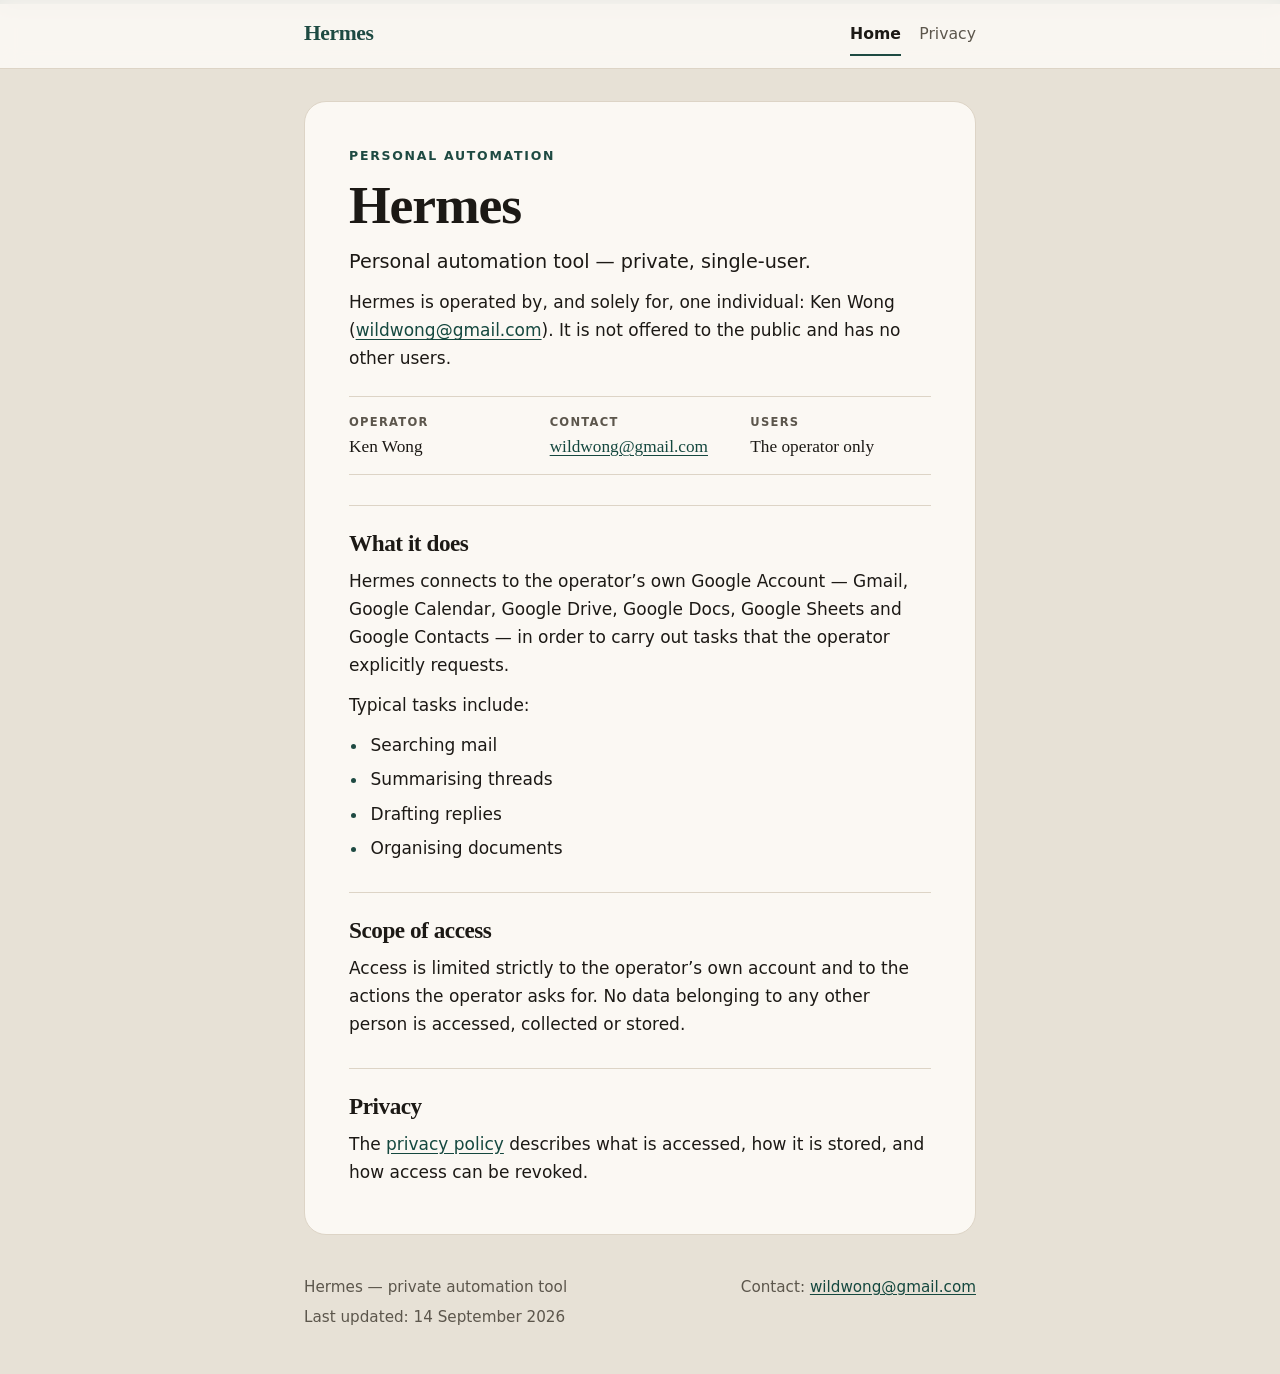
<file: index.html>
<!DOCTYPE html>
<html lang="en">
<head>
<meta charset="utf-8">
<meta name="viewport" content="width=device-width, initial-scale=1">
<meta name="description" content="Hermes is a private, single-user personal automation tool operated by Ken Wong. It is not offered to the public.">
<meta name="theme-color" content="#1e4a42">
<title>Hermes — Personal Automation Tool</title>
<link rel="stylesheet" href="site.css">
</head>
<body>
<a class="skip" href="#main">Skip to content</a>
<header class="site-header">
  <div class="shell header-inner">
    <a class="wordmark" href="index.html">Hermes</a>
    <nav class="site-nav" aria-label="Primary">
      <a href="index.html" aria-current="page">Home</a>
      <a href="privacy.html">Privacy</a>
    </nav>
  </div>
</header>
<main id="main">
  <article class="shell sheet">
    <p class="eyebrow">Personal automation</p>
    <h1>Hermes</h1>
    <p class="lede">Personal automation tool — private, single-user.</p>
    <p class="intro">Hermes is operated by, and solely for, one individual: Ken Wong (<a href="mailto:wildwong@gmail.com">wildwong@gmail.com</a>). It is not offered to the public and has no other users.</p>

    <dl class="facts">
      <div>
        <dt>Operator</dt>
        <dd>Ken Wong</dd>
      </div>
      <div>
        <dt>Contact</dt>
        <dd><a href="mailto:wildwong@gmail.com">wildwong@gmail.com</a></dd>
      </div>
      <div>
        <dt>Users</dt>
        <dd>The operator only</dd>
      </div>
    </dl>

    <section aria-labelledby="what">
      <h2 id="what">What it does</h2>
      <p>Hermes connects to the operator’s own Google Account — Gmail, Google Calendar, Google Drive, Google Docs, Google Sheets and Google Contacts — in order to carry out tasks that the operator explicitly requests.</p>
      <p>Typical tasks include:</p>
      <ul>
        <li>Searching mail</li>
        <li>Summarising threads</li>
        <li>Drafting replies</li>
        <li>Organising documents</li>
      </ul>
    </section>

    <section aria-labelledby="scope">
      <h2 id="scope">Scope of access</h2>
      <p>Access is limited strictly to the operator’s own account and to the actions the operator asks for. No data belonging to any other person is accessed, collected or stored.</p>
    </section>

    <section aria-labelledby="privacy">
      <h2 id="privacy">Privacy</h2>
      <p>The <a href="privacy.html">privacy policy</a> describes what is accessed, how it is stored, and how access can be revoked.</p>
    </section>
  </article>
</main>
<footer class="site-footer">
  <div class="shell footer-inner">
    <p>Hermes — private automation tool</p>
    <p>Contact: <a href="mailto:wildwong@gmail.com">wildwong@gmail.com</a></p>
    <p>Last updated: 14 September 2026</p>
  </div>
</footer>
</body>
</html>
</file>
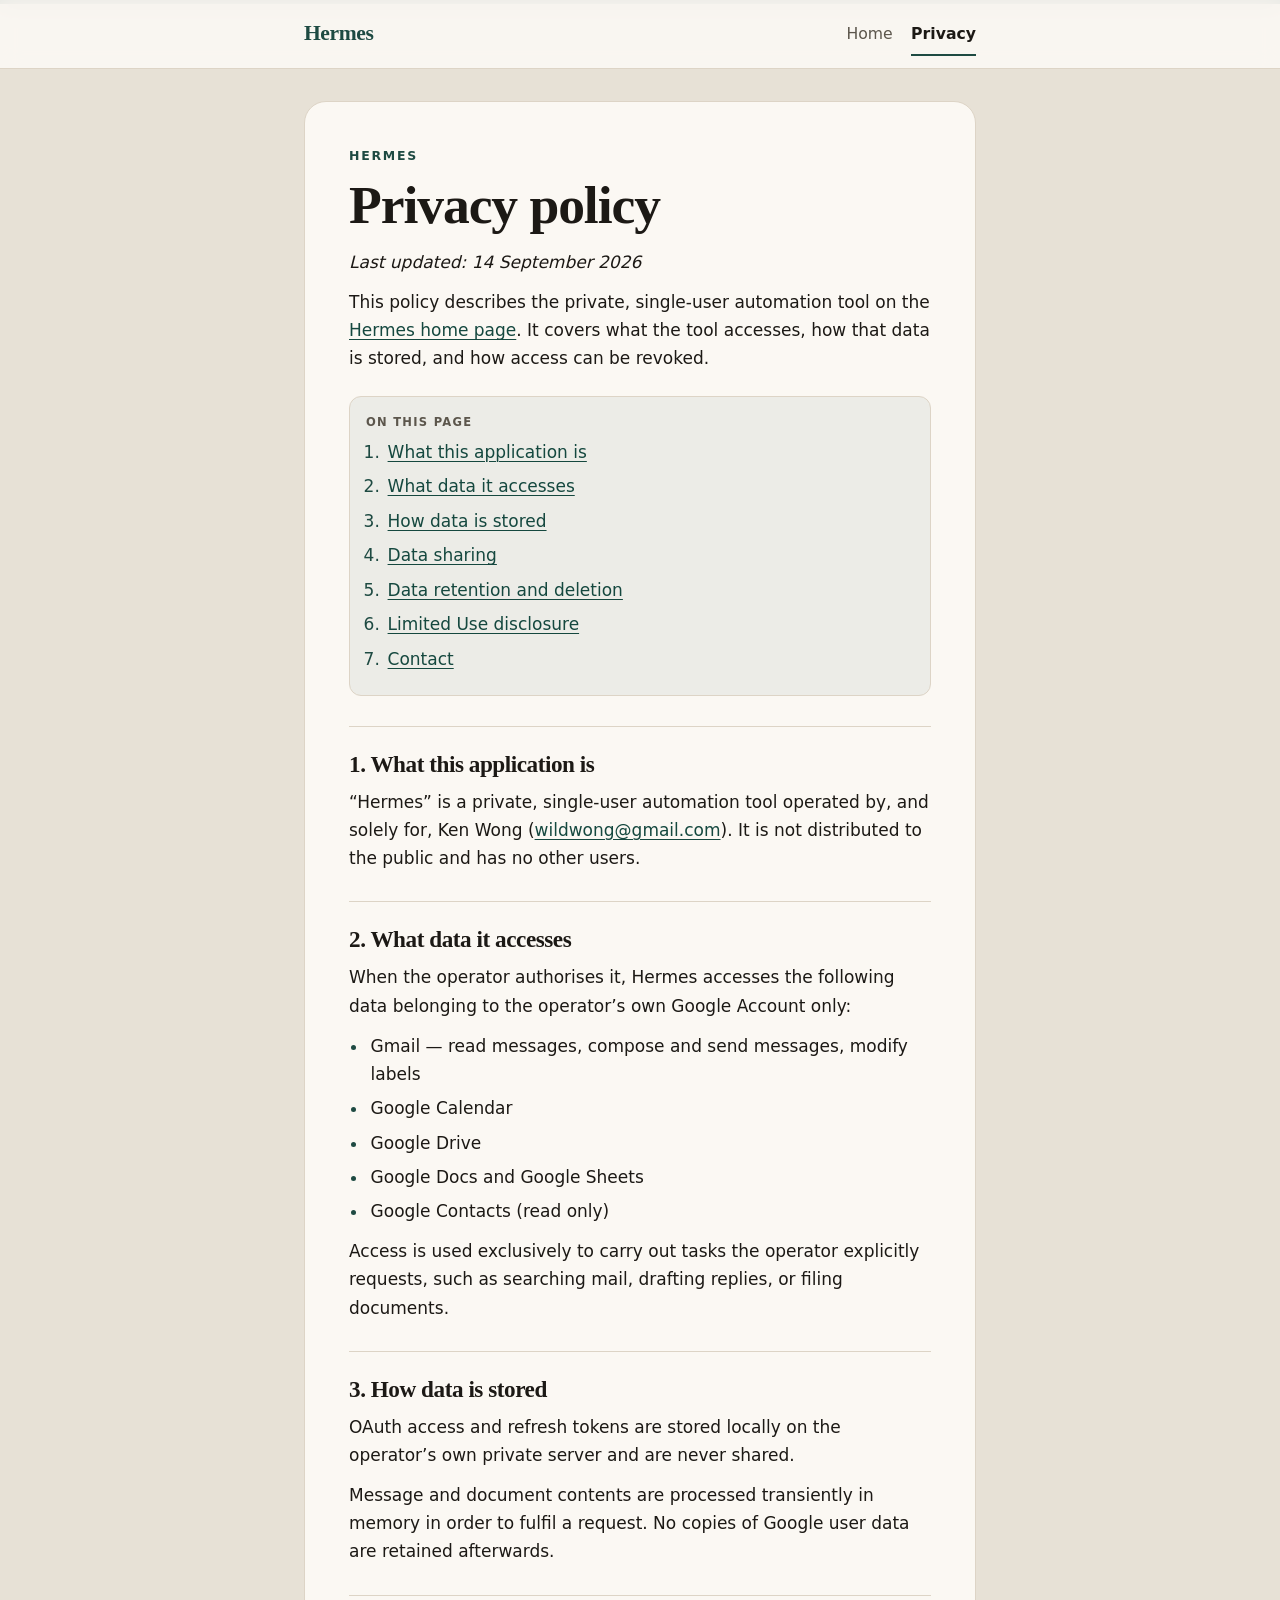
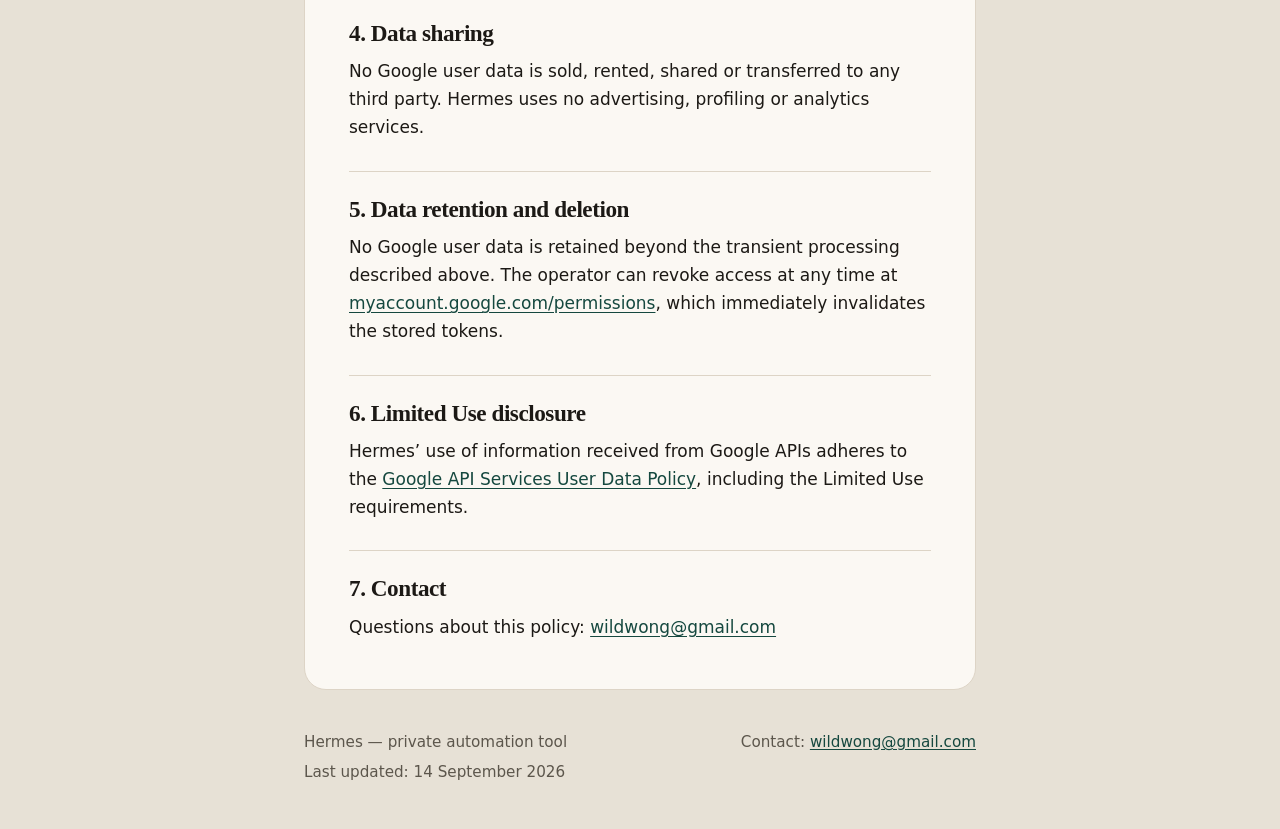
<file: privacy.html>
<!DOCTYPE html>
<html lang="en">
<head>
<meta charset="utf-8">
<meta name="viewport" content="width=device-width, initial-scale=1">
<meta name="description" content="Privacy policy for Hermes, a private single-user personal automation tool operated by Ken Wong.">
<meta name="theme-color" content="#1e4a42">
<title>Privacy Policy — Hermes</title>
<link rel="stylesheet" href="site.css">
</head>
<body>
<a class="skip" href="#main">Skip to content</a>
<header class="site-header">
  <div class="shell header-inner">
    <a class="wordmark" href="index.html">Hermes</a>
    <nav class="site-nav" aria-label="Primary">
      <a href="index.html">Home</a>
      <a href="privacy.html" aria-current="page">Privacy</a>
    </nav>
  </div>
</header>
<main id="main">
  <article class="shell sheet">
    <p class="eyebrow">Hermes</p>
    <h1>Privacy policy</h1>
    <p class="updated"><em>Last updated: 14 September 2026</em></p>
    <p class="intro">This policy describes the private, single-user automation tool on the <a href="index.html">Hermes home page</a>. It covers what the tool accesses, how that data is stored, and how access can be revoked.</p>

    <nav class="toc" aria-label="On this page">
      <p>On this page</p>
      <ol>
        <li><a href="#application">What this application is</a></li>
        <li><a href="#data-accessed">What data it accesses</a></li>
        <li><a href="#storage">How data is stored</a></li>
        <li><a href="#sharing">Data sharing</a></li>
        <li><a href="#retention">Data retention and deletion</a></li>
        <li><a href="#limited-use">Limited Use disclosure</a></li>
        <li><a href="#contact">Contact</a></li>
      </ol>
    </nav>

    <section aria-labelledby="application">
      <h2 id="application">1. What this application is</h2>
      <p>“Hermes” is a private, single-user automation tool operated by, and solely for, Ken Wong (<a href="mailto:wildwong@gmail.com">wildwong@gmail.com</a>). It is not distributed to the public and has no other users.</p>
    </section>

    <section aria-labelledby="data-accessed">
      <h2 id="data-accessed">2. What data it accesses</h2>
      <p>When the operator authorises it, Hermes accesses the following data belonging to the operator’s own Google Account only:</p>
      <ul>
        <li>Gmail — read messages, compose and send messages, modify labels</li>
        <li>Google Calendar</li>
        <li>Google Drive</li>
        <li>Google Docs and Google Sheets</li>
        <li>Google Contacts (read only)</li>
      </ul>
      <p>Access is used exclusively to carry out tasks the operator explicitly requests, such as searching mail, drafting replies, or filing documents.</p>
    </section>

    <section aria-labelledby="storage">
      <h2 id="storage">3. How data is stored</h2>
      <p>OAuth access and refresh tokens are stored locally on the operator’s own private server and are never shared.</p>
      <p>Message and document contents are processed transiently in memory in order to fulfil a request. No copies of Google user data are retained afterwards.</p>
    </section>

    <section aria-labelledby="sharing">
      <h2 id="sharing">4. Data sharing</h2>
      <p>No Google user data is sold, rented, shared or transferred to any third party. Hermes uses no advertising, profiling or analytics services.</p>
    </section>

    <section aria-labelledby="retention">
      <h2 id="retention">5. Data retention and deletion</h2>
      <p>No Google user data is retained beyond the transient processing described above. The operator can revoke access at any time at <a href="https://myaccount.google.com/permissions">myaccount.google.com/permissions</a>, which immediately invalidates the stored tokens.</p>
    </section>

    <section aria-labelledby="limited-use">
      <h2 id="limited-use">6. Limited Use disclosure</h2>
      <p>Hermes’ use of information received from Google APIs adheres to the <a href="https://developers.google.com/terms/api-services-user-data-policy">Google API Services User Data Policy</a>, including the Limited Use requirements.</p>
    </section>

    <section aria-labelledby="contact">
      <h2 id="contact">7. Contact</h2>
      <p>Questions about this policy: <a href="mailto:wildwong@gmail.com">wildwong@gmail.com</a></p>
    </section>
  </article>
</main>
<footer class="site-footer">
  <div class="shell footer-inner">
    <p>Hermes — private automation tool</p>
    <p>Contact: <a href="mailto:wildwong@gmail.com">wildwong@gmail.com</a></p>
    <p>Last updated: 14 September 2026</p>
  </div>
</footer>
</body>
</html>
</file>
<file: site.css>
:root {
  color-scheme: light;
  --bg: #e7e1d6;
  --surface: #fbf8f3;
  --ink: #1c1915;
  --muted: #5c564c;
  --line: #ddd4c6;
  --accent: #1e4a42;
  --link: #15483f;
  --focus: #9a3412;
  --header: rgba(251, 248, 243, 0.92);
  --mark: #1e4a42;
  --sans: ui-sans-serif, system-ui, -apple-system, "Segoe UI", Roboto, Helvetica, Arial, "Apple Color Emoji", "Segoe UI Emoji", sans-serif;
  --serif: "Iowan Old Style", "Palatino Linotype", Palatino, "Book Antiqua", Georgia, "Times New Roman", serif;
  --measure: 42rem;
}

@media (prefers-color-scheme: dark) {
  :root {
    color-scheme: dark;
    --bg: #141210;
    --surface: #1e1b17;
    --ink: #f4efe8;
    --muted: #c2b9ad;
    --line: #3a342c;
    --accent: #9dcec0;
    --link: #b7e0d4;
    --focus: #fdba74;
    --header: rgba(30, 27, 23, 0.92);
    --mark: #9dcec0;
  }
}

*,
*::before,
*::after {
  box-sizing: border-box;
}

html {
  scroll-behavior: smooth;
}

body {
  margin: 0;
  background:
    linear-gradient(var(--accent), var(--accent)) top / 100% 4px no-repeat,
    var(--bg);
  color: var(--ink);
  font-family: var(--sans);
  font-size: 1.0625rem;
  line-height: 1.65;
  text-rendering: optimizeLegibility;
}

@media (prefers-reduced-motion: reduce) {
  html {
    scroll-behavior: auto;
  }
}

.skip {
  position: absolute;
  left: 1rem;
  top: 0;
  transform: translateY(-120%);
  background: var(--surface);
  color: var(--ink);
  padding: 0.55rem 0.8rem;
  border: 1px solid var(--line);
  border-radius: 8px;
  z-index: 3;
}

.skip:focus {
  transform: none;
  top: 0.75rem;
}

.shell {
  width: min(100% - 2rem, var(--measure));
  margin-inline: auto;
}

.site-header {
  position: sticky;
  top: 0;
  z-index: 2;
  background: var(--header);
  border-bottom: 1px solid var(--line);
  backdrop-filter: blur(10px);
}

.header-inner {
  display: flex;
  align-items: center;
  justify-content: space-between;
  gap: 0.75rem 1.5rem;
  min-height: 4.25rem;
  flex-wrap: wrap;
  padding-block: 0.35rem;
}

.wordmark {
  font-family: var(--serif);
  font-size: 1.35rem;
  font-weight: 600;
  letter-spacing: -0.02em;
  color: var(--mark);
  text-decoration: none;
  line-height: 1;
  padding-block: 0.4rem;
}

.site-nav {
  display: flex;
  flex-wrap: wrap;
  gap: 0.15rem 1.15rem;
}

.site-nav a {
  display: inline-flex;
  align-items: center;
  min-height: 2.75rem;
  color: var(--muted);
  text-decoration: none;
  font-size: 0.98rem;
}

.site-nav a:hover {
  color: var(--ink);
}

.site-nav a[aria-current="page"] {
  color: var(--ink);
  font-weight: 650;
  box-shadow: inset 0 -2px 0 var(--accent);
}

main {
  padding-block: 1.5rem 2rem;
}

.sheet {
  background: var(--surface);
  border: 1px solid var(--line);
  border-radius: 18px;
  padding: 1.75rem 1.25rem 2rem;
}

.eyebrow {
  margin: 0 0 0.55rem;
  color: var(--accent);
  font-size: 0.78rem;
  font-weight: 650;
  letter-spacing: 0.14em;
  text-transform: uppercase;
}

h1,
h2 {
  font-family: var(--serif);
  font-weight: 600;
  letter-spacing: -0.02em;
  line-height: 1.15;
}

h1 {
  margin: 0 0 0.7rem;
  font-size: clamp(2.35rem, 6vw, 3.35rem);
}

h2 {
  margin: 0 0 0.65rem;
  font-size: 1.45rem;
}

.lede {
  margin: 0;
  font-size: 1.2rem;
  line-height: 1.45;
}

.intro {
  margin: 0.9rem 0 0;
}

.facts {
  display: grid;
  grid-template-columns: 1fr;
  gap: 0.9rem 1.25rem;
  margin: 1.5rem 0 0.25rem;
  padding: 1rem 0;
  border-top: 1px solid var(--line);
  border-bottom: 1px solid var(--line);
}

.facts dt {
  margin: 0 0 0.15rem;
  color: var(--muted);
  font-size: 0.72rem;
  font-weight: 650;
  letter-spacing: 0.11em;
  text-transform: uppercase;
}

.facts dd {
  margin: 0;
  font-family: var(--serif);
  font-size: 1.08rem;
  line-height: 1.35;
  overflow-wrap: anywhere;
}

section {
  margin-top: 1.85rem;
  padding-top: 1.5rem;
  border-top: 1px solid var(--line);
  scroll-margin-top: 5.5rem;
}

section p,
.updated,
.intro {
  margin-block: 0.75rem;
}

section p:first-of-type,
.sheet > .updated {
  margin-top: 0.35rem;
}

section p:last-child {
  margin-bottom: 0;
}

a {
  color: var(--link);
  text-underline-offset: 0.16em;
}

a:hover {
  text-decoration-thickness: 2px;
}

:focus-visible {
  outline: 2px solid var(--focus);
  outline-offset: 3px;
}

ul,
ol {
  margin: 0.75rem 0 0;
  padding-left: 1.2rem;
}

li {
  margin: 0.4rem 0;
  padding-left: 0.15rem;
}

li::marker {
  color: var(--accent);
}

.toc {
  margin-top: 1.5rem;
  padding: 0.95rem 1rem 1rem;
  border: 1px solid var(--line);
  border-radius: 12px;
  background: color-mix(in srgb, var(--accent) 7%, var(--surface));
}

.toc p {
  margin: 0 0 0.4rem;
  color: var(--muted);
  font-size: 0.72rem;
  font-weight: 650;
  letter-spacing: 0.11em;
  text-transform: uppercase;
}

.toc ol {
  margin: 0;
  padding-left: 1.2rem;
}

.toc a {
  text-decoration-thickness: 1px;
}

.site-footer {
  padding-bottom: 2.75rem;
  color: var(--muted);
  font-size: 0.95rem;
}

.footer-inner {
  display: flex;
  flex-wrap: wrap;
  justify-content: space-between;
  gap: 0.35rem 1.5rem;
}

.site-footer p {
  margin: 0;
}

@media (min-width: 640px) {
  .shell {
    width: min(100% - 3rem, var(--measure));
  }

  .sheet {
    padding: 2.75rem 2.75rem 3rem;
    border-radius: 22px;
  }

  main {
    padding-block: 2rem 2.5rem;
  }

  .facts {
    grid-template-columns: repeat(3, minmax(0, 1fr));
  }
}

@media print {
  body {
    background: #fff;
    color: #000;
  }

  .site-header {
    position: static;
    background: #fff;
  }

  .sheet,
  .toc {
    border: 0;
    background: #fff;
    padding: 0;
  }

  a {
    color: #000;
  }

  a[href^="http"]::after,
  a[href^="mailto:"]::after {
    content: " (" attr(href) ")";
    font-size: 0.85em;
  }

  .skip {
    display: none;
  }
}
</file>
